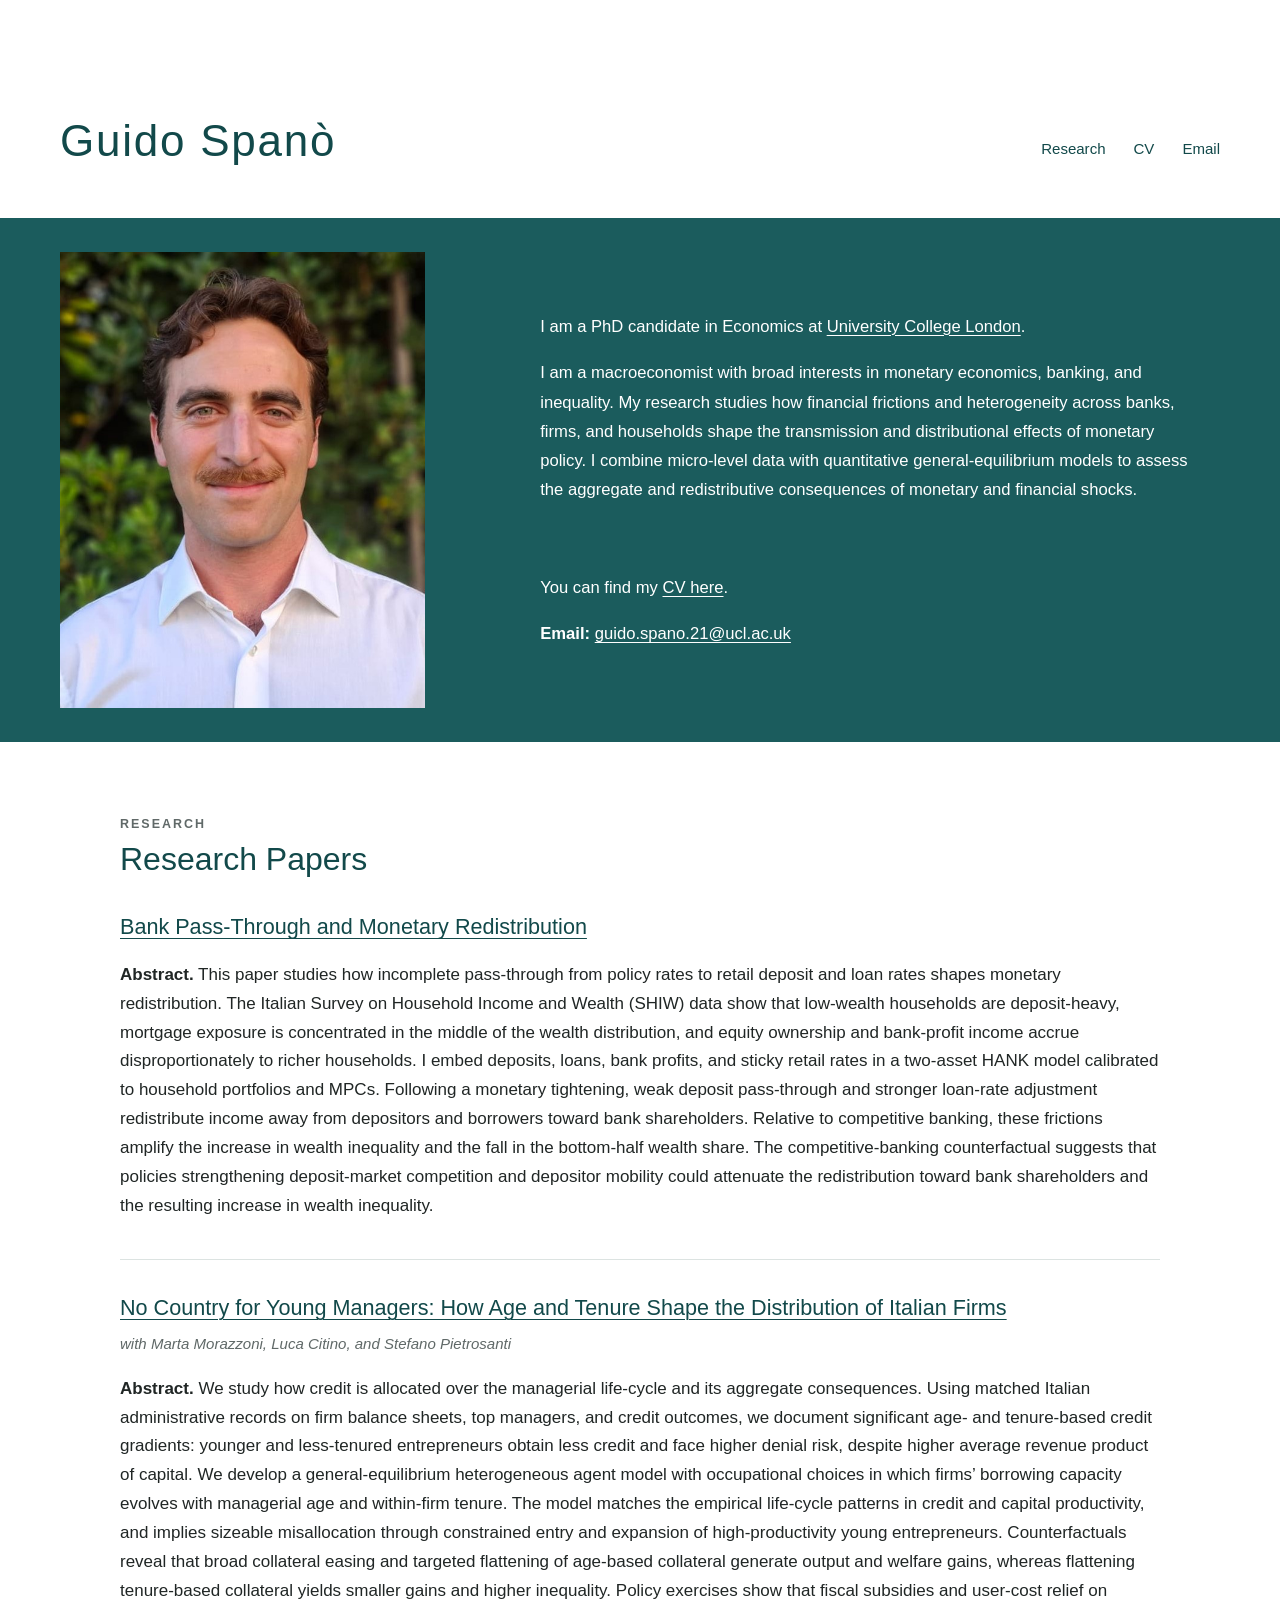
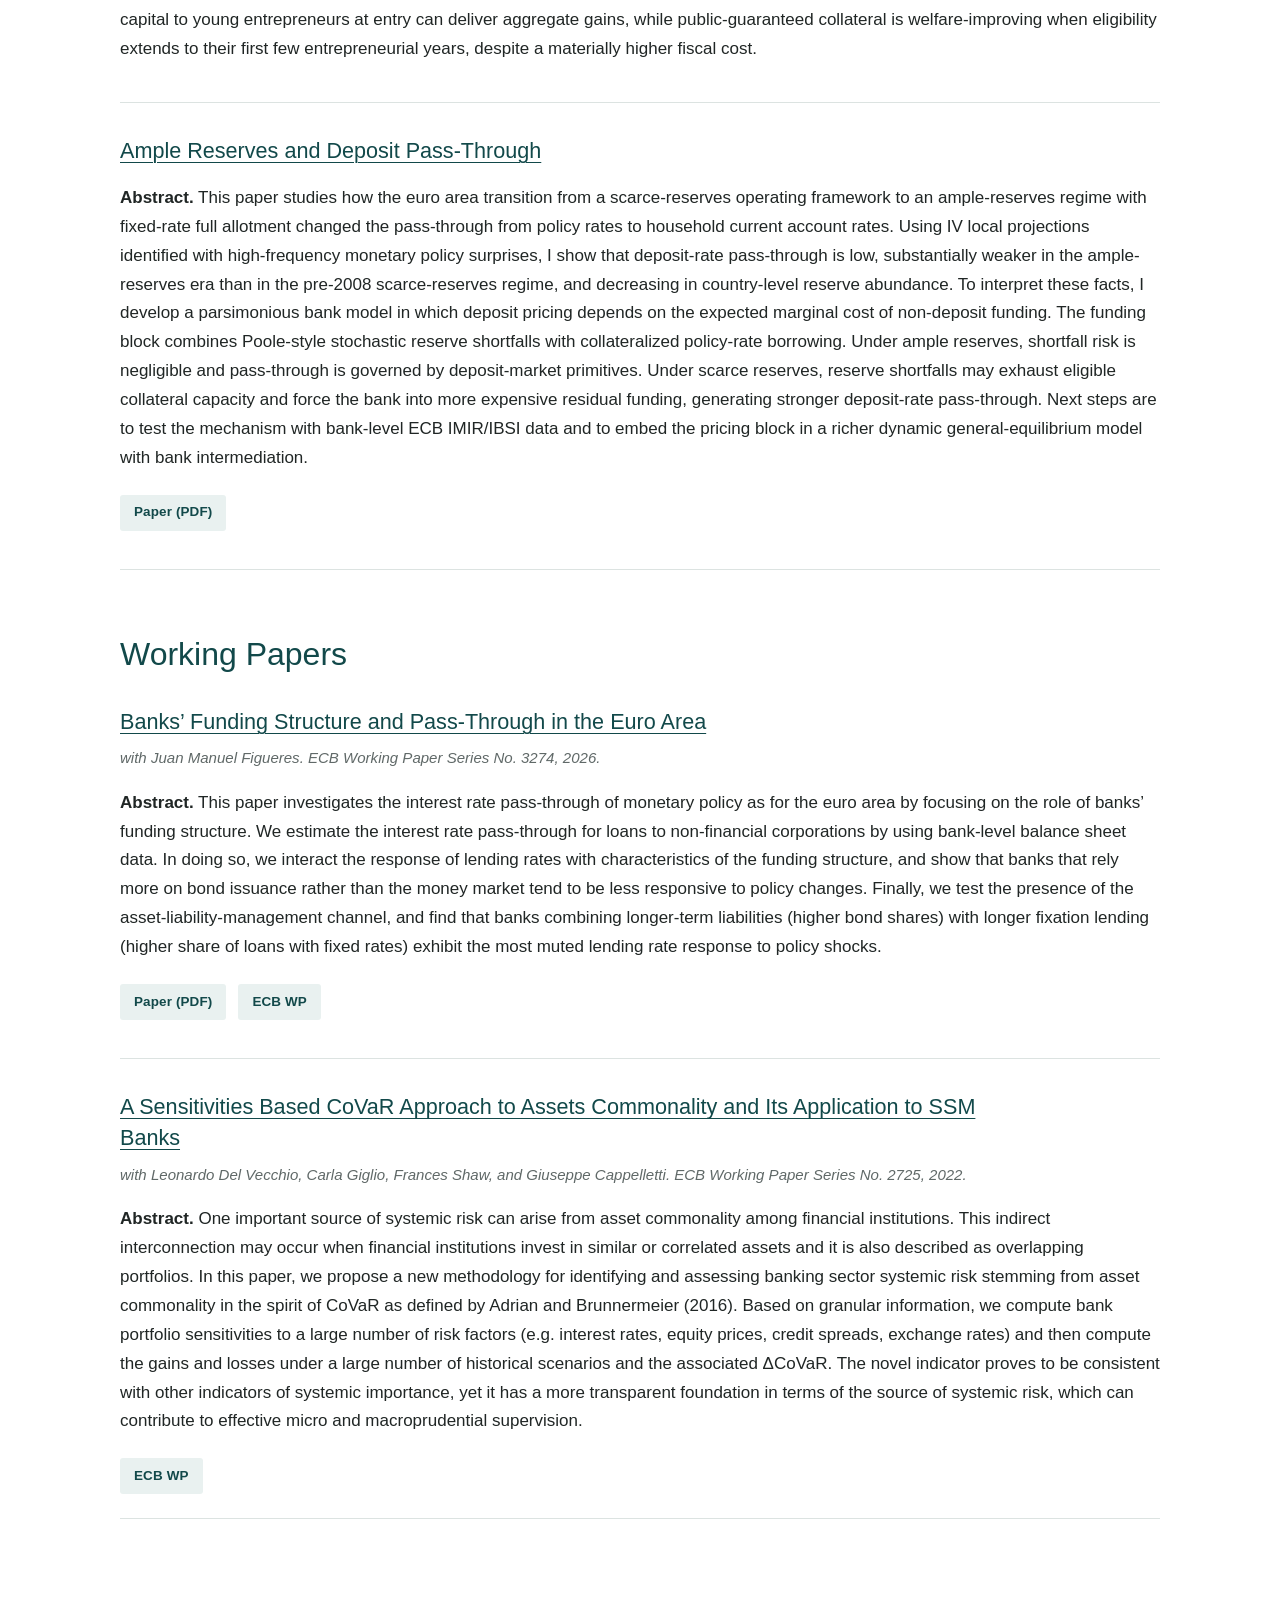
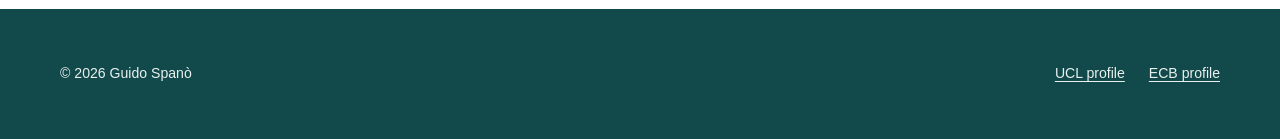
<file: index.html>
<!doctype html>
<html lang="en">
  <head>
    <meta charset="utf-8">
    <meta name="viewport" content="width=device-width, initial-scale=1">
    <meta name="robots" content="index, follow">
    <meta name="author" content="Guido Spanò">
    <meta name="google-site-verification" content="A4w8WDpj7rTvE-JKy0e6CvZoaiKIT46e4ych5S6UlGs">
    <meta property="og:type" content="profile">
    <meta property="og:title" content="Guido Spanò | PhD Candidate in Economics at University College London">
    <meta property="og:description" content="Guido Spanò is a PhD candidate in Economics at University College London, working in monetary economics, macro-finance and banking.">
    <meta property="og:url" content="https://guido-spano.com/">
    <meta property="profile:first_name" content="Guido">
    <meta property="profile:last_name" content="Spanò">
    <meta
      name="description"
      content="Guido Spanò is a PhD candidate in Economics at University College London, working in monetary economics, macro-finance and banking."
    >
    <title>Guido Spanò | PhD Candidate in Economics at University College London</title>
    <link rel="canonical" href="https://guido-spano.com/">
    <script type="application/ld+json">
{
  "@context": "https://schema.org",
  "@type": "ProfilePage",
  "url": "https://guido-spano.com/",
  "mainEntity": {
    "@type": "Person",
    "@id": "https://guido-spano.com/#person",
    "name": "Guido Spanò",
    "alternateName": "Guido Spano",
    "url": "https://guido-spano.com/",
    "image": "https://guido-spano.com/assets/profile.jpeg",
    "jobTitle": "PhD candidate in Economics",
    "email": "mailto:guido.spano.21@ucl.ac.uk",
    "affiliation": {
      "@type": "CollegeOrUniversity",
      "name": "University College London",
      "url": "https://www.ucl.ac.uk/"
    },
    "sameAs": [
      "https://profiles.ucl.ac.uk/85059-guido-span%C3%B2",
      "https://www.ecb.europa.eu/pub/research/authors/profiles/guido-spano.en.html",
      "https://www.linkedin.com/in/thespannung/",
      "https://github.com/guido-spano"
    ],
    "knowsAbout": [
      "Macroeconomics",
      "Monetary economics",
      "Banking",
      "Macro-finance",
      "Inequality",
      "Monetary policy transmission"
    ]
  }
}
    </script>
    <link rel="icon" href="favicon.svg" type="image/svg+xml">
    <link rel="stylesheet" href="styles.css">
  </head>

  <body>
    <a class="skip-link" href="#main-content">Skip to main content</a>

    <header class="site-header" id="home">
      <div class="container header-inner">
        <a class="site-name" href="#home" aria-label="Guido Spanò, home">Guido Spanò</a>
        <nav class="site-nav" aria-label="Main navigation">
          <a href="#research">Research</a>
          <a href="assets/Guido-Spano-CV.pdf" target="_blank" rel="noopener">CV</a>
          <a href="mailto:guido.spano.21@ucl.ac.uk">Email</a>
        </nav>
      </div>
    </header>

    <main id="main-content">
      <section class="intro" aria-labelledby="intro-heading">
        <div class="container intro-grid">
          <div class="portrait-wrap">
            <!-- Upload your photograph as assets/profile.jpg. The placeholder is used until then. -->
            <img
              class="portrait"
              src="assets/profile.jpeg"
              alt="Portrait of Guido Spanò"
              onerror="this.onerror=null; this.src='assets/profile-placeholder.svg';"
            >
          </div>

          <div class="intro-copy">
            <h1 id="intro-heading" class="visually-hidden">About Guido Spanò</h1>
            <p>
              I am a PhD candidate in Economics at
              <a href="https://www.ucl.ac.uk/economics/" target="_blank" rel="noopener">University College London</a>.
            </p>
            <p>
              I am a macroeconomist with broad interests in monetary economics, banking, and inequality. My research studies how financial frictions and heterogeneity across banks, firms, and households shape the transmission and distributional effects of monetary policy. I combine micro-level data with quantitative general-equilibrium models to assess the aggregate and redistributive consequences of monetary and financial shocks.
            </p>
            <p class="intro-links">
              You can find my
              <a href="assets/Guido-Spano-CV.pdf" target="_blank" rel="noopener">CV here</a>.
            </p>
            <p class="email-line">
              <strong>Email:</strong>
              <a href="mailto:guido.spano.21@ucl.ac.uk">guido.spano.21@ucl.ac.uk</a>
            </p>
          </div>
        </div>
      </section>

      <section class="research section" id="research" aria-labelledby="research-heading">
        <div class="container content-width">
          <p class="eyebrow">Research</p>
          <h2 id="research-heading">Research Papers</h2>

          <article class="paper">
            <h3>
              <a href="papers/bank-pass-through-monetary-redistribution.html">
                Bank Pass-Through and Monetary Redistribution
              </a>
            </h3>
            <p class="abstract">
              <span>Abstract.</span>
              This paper studies how incomplete pass-through from policy rates to retail deposit and loan rates shapes monetary redistribution. The Italian Survey on Household Income and Wealth (SHIW) data show that low-wealth households are deposit-heavy, mortgage exposure is concentrated in the middle of the wealth distribution, and equity ownership and bank-profit income accrue disproportionately to richer households. I embed deposits, loans, bank profits, and sticky retail rates in a two-asset HANK model calibrated to household portfolios and MPCs. Following a monetary tightening, weak deposit pass-through and stronger loan-rate adjustment redistribute income away from depositors and borrowers toward bank shareholders. Relative to competitive banking, these frictions amplify the increase in wealth inequality and the fall in the bottom-half wealth share. The competitive-banking counterfactual suggests that policies strengthening deposit-market competition and depositor mobility could attenuate the redistribution toward bank shareholders and the resulting increase in wealth inequality.
            </p>
          </article>

          <article class="paper">
            <h3>
              <a href="papers/no-country-young-managers.html">
                No Country for Young Managers: How Age and Tenure Shape the Distribution of Italian Firms
              </a>
            </h3>
            <p class="coauthors">
              with Marta Morazzoni, Luca Citino, and Stefano Pietrosanti
            </p>
            <p class="abstract">
              <span>Abstract.</span>
              We study how credit is allocated over the managerial life-cycle and its aggregate consequences. Using matched Italian administrative records on firm balance sheets, top managers, and credit outcomes, we document significant age- and tenure-based credit gradients: younger and less-tenured entrepreneurs obtain less credit and face higher denial risk, despite higher average revenue product of capital. We develop a general-equilibrium heterogeneous agent model with occupational choices in which firms’ borrowing capacity evolves with managerial age and within-firm tenure. The model matches the empirical life-cycle patterns in credit and capital productivity, and implies sizeable misallocation through constrained entry and expansion of high-productivity young entrepreneurs. Counterfactuals reveal that broad collateral easing and targeted flattening of age-based collateral generate output and welfare gains, whereas flattening tenure-based collateral yields smaller gains and higher inequality. Policy exercises show that fiscal subsidies and user-cost relief on capital to young entrepreneurs at entry can deliver aggregate gains, while public-guaranteed collateral is welfare-improving when eligibility extends to their first few entrepreneurial years, despite a materially higher fiscal cost.
            </p>
          </article>

          <article class="paper">
            <h3>
              <a href="papers/ample-reserves-deposit-pass-through.html">
                Ample Reserves and Deposit Pass-Through
              </a>
            </h3>
            <p class="abstract">
              <span>Abstract.</span>
              This paper studies how the euro area transition from a scarce-reserves operating framework to an ample-reserves regime with fixed-rate full allotment changed the pass-through from policy rates to household current account rates. Using IV local projections identified with high-frequency monetary policy surprises, I show that deposit-rate pass-through is low, substantially weaker in the ample-reserves era than in the pre-2008 scarce-reserves regime, and decreasing in country-level reserve abundance. To interpret these facts, I develop a parsimonious bank model in which deposit pricing depends on the expected marginal cost of non-deposit funding. The funding block combines Poole-style stochastic reserve shortfalls with collateralized policy-rate borrowing. Under ample reserves, shortfall risk is negligible and pass-through is governed by deposit-market primitives. Under scarce reserves, reserve shortfalls may exhaust eligible collateral capacity and force the bank into more expensive residual funding, generating stronger deposit-rate pass-through. Next steps are to test the mechanism with bank-level ECB IMIR/IBSI data and to embed the pricing block in a richer dynamic general-equilibrium model with bank intermediation.
            </p>
            <div class="paper-links" aria-label="Links for Ample Reserves and Deposit Pass-Through">
              <a href="assets/papers/ample-reserves-deposit-pass-through.pdf" target="_blank" rel="noopener">Paper (PDF)</a>
            </div>
          </article>

          <h2 class="subsection-heading">Working Papers</h2>

          <article class="paper">
            <h3>
              <a href="papers/banks-funding-pass-through.html">
                Banks’ Funding Structure and Pass-Through in the Euro Area
              </a>
            </h3>
            <p class="coauthors">
              with Juan Manuel Figueres. ECB Working Paper Series No. 3274, 2026.
            </p>
            <p class="abstract">
              <span>Abstract.</span>
              This paper investigates the interest rate pass-through of monetary policy as for the euro area by focusing on the role of banks’ funding structure. We estimate the interest rate pass-through for loans to non-financial corporations by using bank-level balance sheet data. In doing so, we interact the response of lending rates with characteristics of the funding structure, and show that banks that rely more on bond issuance rather than the money market tend to be less responsive to policy changes. Finally, we test the presence of the asset-liability-management channel, and find that banks combining longer-term liabilities (higher bond shares) with longer fixation lending (higher share of loans with fixed rates) exhibit the most muted lending rate response to policy shocks.
            </p>
            <div class="paper-links" aria-label="Links for Banks’ Funding Structure and Pass-Through in the Euro Area">
              <a href="assets/papers/banks-funding-pass-through.pdf" target="_blank" rel="noopener">Paper (PDF)</a>
              <a href="https://www.ecb.europa.eu/pub/pdf/scpwps/ecb.wp3274~c747d7b2d0.en.pdf" target="_blank" rel="noopener">ECB WP</a>
            </div>
          </article>

          <article class="paper compact-paper">
            <h3>
              <a href="papers/sensitivities-covar-assets-commonality.html">
                A Sensitivities Based CoVaR Approach to Assets Commonality and Its Application to SSM Banks
              </a>
            </h3>
            <p class="coauthors">
              with Leonardo Del Vecchio, Carla Giglio, Frances Shaw, and Giuseppe Cappelletti. ECB Working Paper Series No. 2725, 2022.
            </p>
            <p class="abstract">
              <span>Abstract.</span>
              One important source of systemic risk can arise from asset commonality among financial institutions. This indirect interconnection may occur when financial institutions invest in similar or correlated assets and it is also described as overlapping portfolios. In this paper, we propose a new methodology for identifying and assessing banking sector systemic risk stemming from asset commonality in the spirit of CoVaR as defined by Adrian and Brunnermeier (2016). Based on granular information, we compute bank portfolio sensitivities to a large number of risk factors (e.g. interest rates, equity prices, credit spreads, exchange rates) and then compute the gains and losses under a large number of historical scenarios and the associated ΔCoVaR. The novel indicator proves to be consistent with other indicators of systemic importance, yet it has a more transparent foundation in terms of the source of systemic risk, which can contribute to effective micro and macroprudential supervision.
            </p>
            <div class="paper-links" aria-label="Links for A Sensitivities Based CoVaR Approach to Assets Commonality and Its Application to SSM Banks">
              <a href="https://www.ecb.europa.eu/pub/pdf/scpwps/ecb.wp2725~8ecb5a7ea3.en.pdf?637062ca64dfa0bea562c684e7c0090b" target="_blank" rel="noopener">ECB WP</a>
            </div>
          </article>
        </div>
      </section>
    </main>

    <footer class="site-footer">
      <div class="container footer-inner">
        <p>© <span id="year">2026</span> Guido Spanò</p>
        <div class="footer-links">
          <a href="https://profiles.ucl.ac.uk/85059-guido-span%C3%B2" target="_blank" rel="noopener me">UCL profile</a>
          <a href="https://www.ecb.europa.eu/pub/research/authors/profiles/guido-spano.en.html" target="_blank" rel="noopener me">ECB profile</a>
        </div>
      </div>
    </footer>

    <script>
      document.getElementById("year").textContent = new Date().getFullYear();
    </script>
  </body>
</html>
</file>
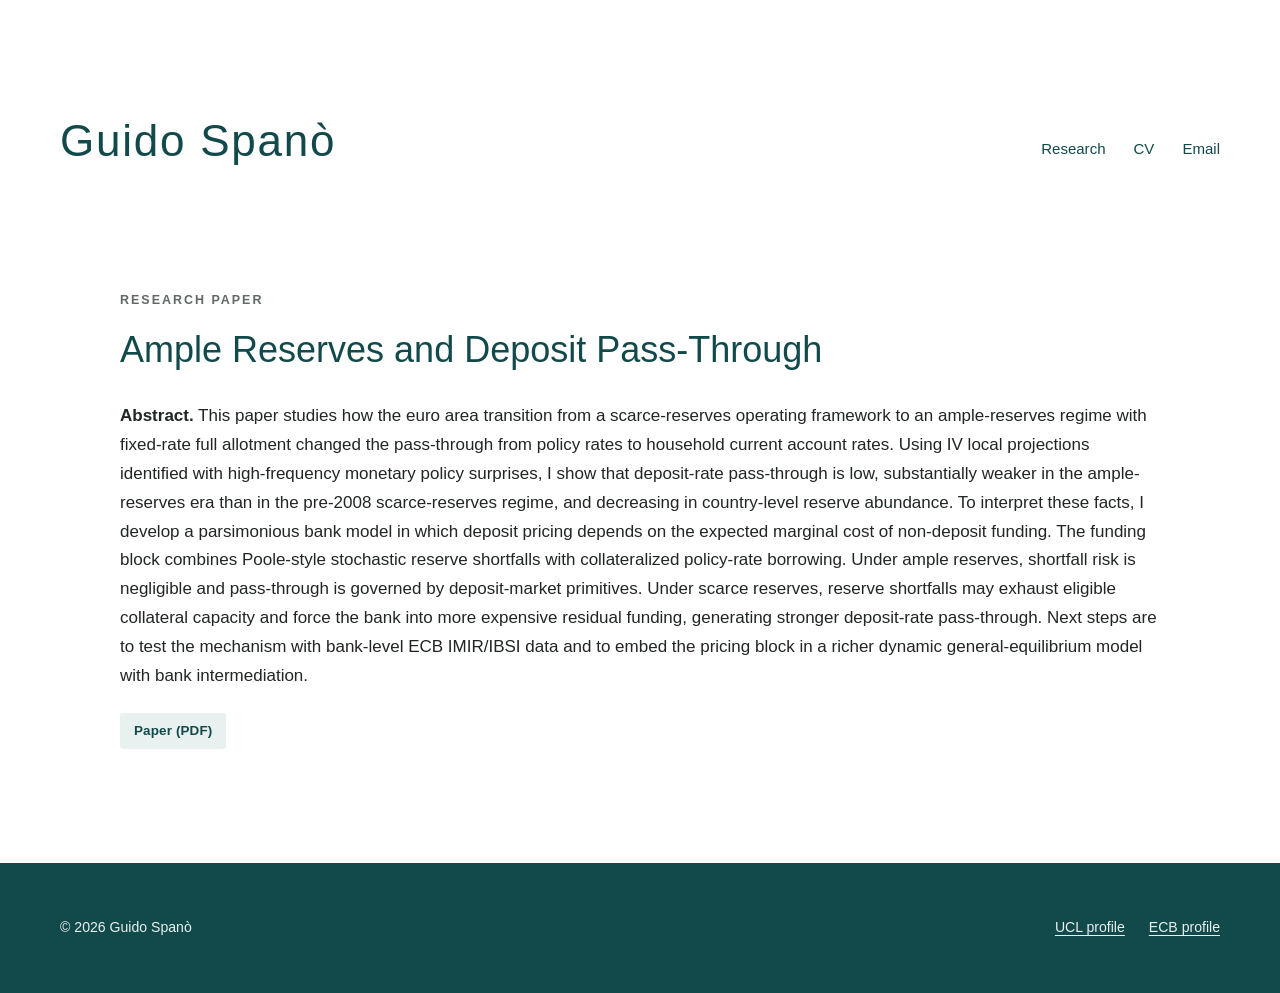
<file: papers/ample-reserves-deposit-pass-through.html>
<!doctype html>
<html lang="en">
  <head>
    <meta charset="utf-8">
    <meta name="viewport" content="width=device-width, initial-scale=1">
    <meta name="description" content="This paper studies how the euro area transition from a scarce-reserves operating framework to an ample-reserves regime with fixed-rate full allotment chang">
    <meta name="robots" content="index, follow">
    <title>Ample Reserves and Deposit Pass-Through | Guido Spanò</title>
    <link rel="canonical" href="https://guido-spano.com/papers/ample-reserves-deposit-pass-through.html">
    <link rel="icon" href="../favicon.svg" type="image/svg+xml">
    <link rel="stylesheet" href="../styles.css">
    <script type="application/ld+json">
{
  "@context": "https://schema.org",
  "@type": "ScholarlyArticle",
  "name": "Ample Reserves and Deposit Pass-Through",
  "headline": "Ample Reserves and Deposit Pass-Through",
  "url": "https://guido-spano.com/papers/ample-reserves-deposit-pass-through.html",
  "abstract": "This paper studies how the euro area transition from a scarce-reserves operating framework to an ample-reserves regime with fixed-rate full allotment changed the pass-through from policy rates to household current account rates. Using IV local projections identified with high-frequency monetary policy surprises, I show that deposit-rate pass-through is low, substantially weaker in the ample-reserves era than in the pre-2008 scarce-reserves regime, and decreasing in country-level reserve abundance. To interpret these facts, I develop a parsimonious bank model in which deposit pricing depends on the expected marginal cost of non-deposit funding. The funding block combines Poole-style stochastic reserve shortfalls with collateralized policy-rate borrowing. Under ample reserves, shortfall risk is negligible and pass-through is governed by deposit-market primitives. Under scarce reserves, reserve shortfalls may exhaust eligible collateral capacity and force the bank into more expensive residual funding, generating stronger deposit-rate pass-through. Next steps are to test the mechanism with bank-level ECB IMIR/IBSI data and to embed the pricing block in a richer dynamic general-equilibrium model with bank intermediation.",
  "author": [
    {
      "@type": "Person",
      "name": "Guido Spanò",
      "alternateName": "Guido Spano",
      "url": "https://guido-spano.com/",
      "sameAs": [
        "https://profiles.ucl.ac.uk/85059-guido-span%C3%B2",
        "https://www.ecb.europa.eu/pub/research/authors/profiles/guido-spano.en.html"
      ]
    }
  ],
  "isPartOf": {
    "@type": "WebSite",
    "name": "Guido Spanò",
    "url": "https://guido-spano.com/"
  }
}
    </script>
  </head>

  <body>
    <a class="skip-link" href="#main-content">Skip to main content</a>

    <header class="site-header">
      <div class="container header-inner">
        <a class="site-name" href="../" aria-label="Guido Spanò, home">Guido Spanò</a>
        <nav class="site-nav" aria-label="Main navigation">
          <a href="../#research">Research</a>
          <a href="../assets/Guido-Spano-CV.pdf" target="_blank" rel="noopener">CV</a>
          <a href="mailto:guido.spano.21@ucl.ac.uk">Email</a>
        </nav>
      </div>
    </header>

    <main id="main-content">
      <section class="paper-page section">
        <div class="container content-width">
          <p class="eyebrow">Research Paper</p>
          <article class="paper-detail">
            <h1>Ample Reserves and Deposit Pass-Through</h1>
            <p class="abstract">
              <span>Abstract.</span>
              This paper studies how the euro area transition from a scarce-reserves operating framework to an ample-reserves regime with fixed-rate full allotment changed the pass-through from policy rates to household current account rates. Using IV local projections identified with high-frequency monetary policy surprises, I show that deposit-rate pass-through is low, substantially weaker in the ample-reserves era than in the pre-2008 scarce-reserves regime, and decreasing in country-level reserve abundance. To interpret these facts, I develop a parsimonious bank model in which deposit pricing depends on the expected marginal cost of non-deposit funding. The funding block combines Poole-style stochastic reserve shortfalls with collateralized policy-rate borrowing. Under ample reserves, shortfall risk is negligible and pass-through is governed by deposit-market primitives. Under scarce reserves, reserve shortfalls may exhaust eligible collateral capacity and force the bank into more expensive residual funding, generating stronger deposit-rate pass-through. Next steps are to test the mechanism with bank-level ECB IMIR/IBSI data and to embed the pricing block in a richer dynamic general-equilibrium model with bank intermediation.
            </p>
            <div class="paper-links" aria-label="Links for Ample Reserves and Deposit Pass-Through">
              <a href="../assets/papers/ample-reserves-deposit-pass-through.pdf" target="_blank" rel="noopener">Paper (PDF)</a>
            </div>
          </article>
        </div>
      </section>
    </main>

    <footer class="site-footer">
      <div class="container footer-inner">
        <p>© <span id="year">2026</span> Guido Spanò</p>
        <div class="footer-links">
          <a href="https://profiles.ucl.ac.uk/85059-guido-span%C3%B2" target="_blank" rel="noopener me">UCL profile</a>
          <a href="https://www.ecb.europa.eu/pub/research/authors/profiles/guido-spano.en.html" target="_blank" rel="noopener me">ECB profile</a>
        </div>
      </div>
    </footer>

    <script>
      document.getElementById("year").textContent = new Date().getFullYear();
    </script>
  </body>
</html>
</file>
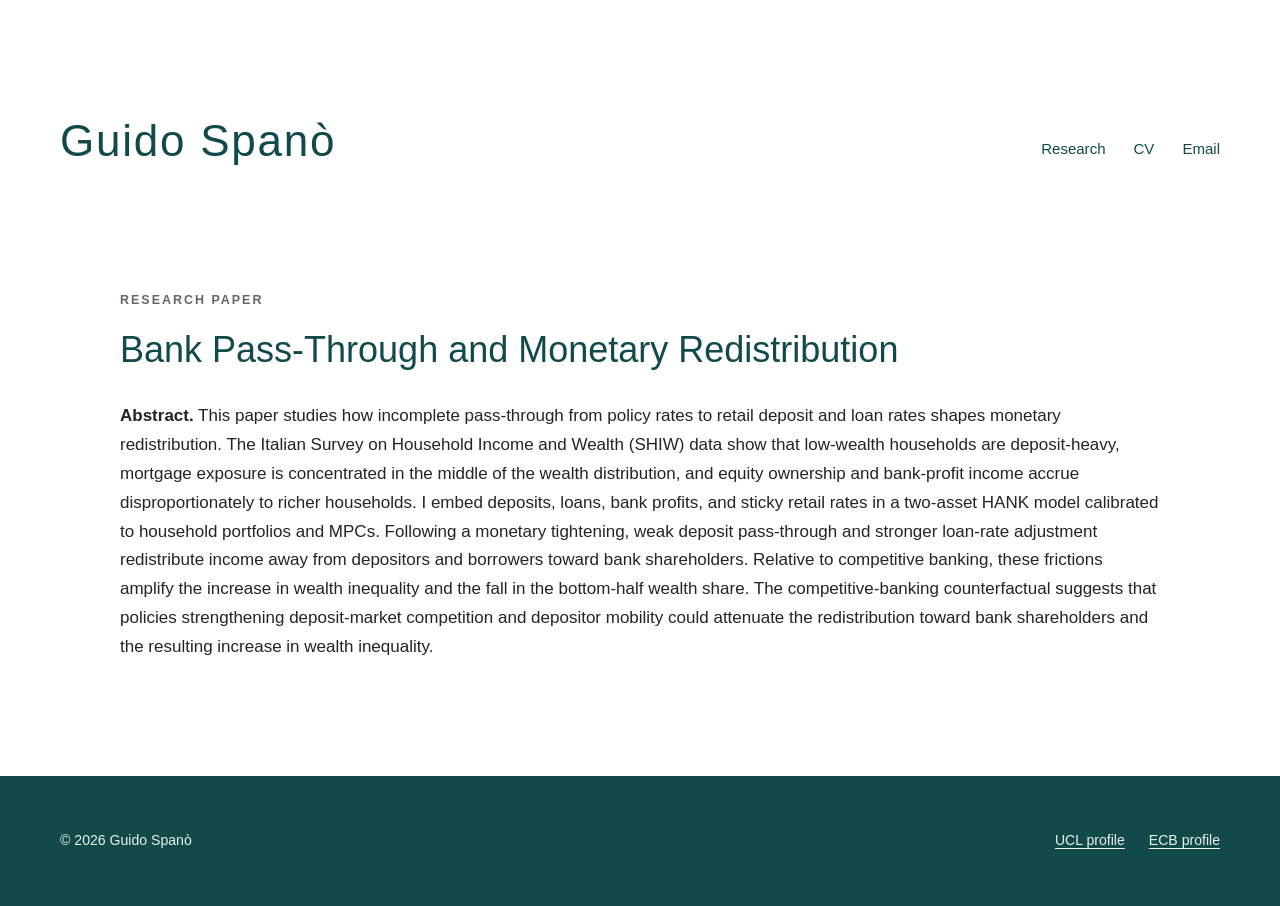
<file: papers/bank-pass-through-monetary-redistribution.html>
<!doctype html>
<html lang="en">
  <head>
    <meta charset="utf-8">
    <meta name="viewport" content="width=device-width, initial-scale=1">
    <meta name="description" content="This paper studies how incomplete pass-through from policy rates to retail deposit and loan rates shapes monetary redistribution. The Italian Survey on Hou">
    <meta name="robots" content="index, follow">
    <title>Bank Pass-Through and Monetary Redistribution | Guido Spanò</title>
    <link rel="canonical" href="https://guido-spano.com/papers/bank-pass-through-monetary-redistribution.html">
    <link rel="icon" href="../favicon.svg" type="image/svg+xml">
    <link rel="stylesheet" href="../styles.css">
    <script type="application/ld+json">
{
  "@context": "https://schema.org",
  "@type": "ScholarlyArticle",
  "name": "Bank Pass-Through and Monetary Redistribution",
  "headline": "Bank Pass-Through and Monetary Redistribution",
  "url": "https://guido-spano.com/papers/bank-pass-through-monetary-redistribution.html",
  "abstract": "This paper studies how incomplete pass-through from policy rates to retail deposit and loan rates shapes monetary redistribution. The Italian Survey on Household Income and Wealth (SHIW) data show that low-wealth households are deposit-heavy, mortgage exposure is concentrated in the middle of the wealth distribution, and equity ownership and bank-profit income accrue disproportionately to richer households. I embed deposits, loans, bank profits, and sticky retail rates in a two-asset HANK model calibrated to household portfolios and MPCs. Following a monetary tightening, weak deposit pass-through and stronger loan-rate adjustment redistribute income away from depositors and borrowers toward bank shareholders. Relative to competitive banking, these frictions amplify the increase in wealth inequality and the fall in the bottom-half wealth share. The competitive-banking counterfactual suggests that policies strengthening deposit-market competition and depositor mobility could attenuate the redistribution toward bank shareholders and the resulting increase in wealth inequality.",
  "author": [
    {
      "@type": "Person",
      "name": "Guido Spanò",
      "alternateName": "Guido Spano",
      "url": "https://guido-spano.com/",
      "sameAs": [
        "https://profiles.ucl.ac.uk/85059-guido-span%C3%B2",
        "https://www.ecb.europa.eu/pub/research/authors/profiles/guido-spano.en.html"
      ]
    }
  ],
  "isPartOf": {
    "@type": "WebSite",
    "name": "Guido Spanò",
    "url": "https://guido-spano.com/"
  }
}
    </script>
  </head>

  <body>
    <a class="skip-link" href="#main-content">Skip to main content</a>

    <header class="site-header">
      <div class="container header-inner">
        <a class="site-name" href="../" aria-label="Guido Spanò, home">Guido Spanò</a>
        <nav class="site-nav" aria-label="Main navigation">
          <a href="../#research">Research</a>
          <a href="../assets/Guido-Spano-CV.pdf" target="_blank" rel="noopener">CV</a>
          <a href="mailto:guido.spano.21@ucl.ac.uk">Email</a>
        </nav>
      </div>
    </header>

    <main id="main-content">
      <section class="paper-page section">
        <div class="container content-width">
          <p class="eyebrow">Research Paper</p>
          <article class="paper-detail">
            <h1>Bank Pass-Through and Monetary Redistribution</h1>
            <p class="abstract">
              <span>Abstract.</span>
              This paper studies how incomplete pass-through from policy rates to retail deposit and loan rates shapes monetary redistribution. The Italian Survey on Household Income and Wealth (SHIW) data show that low-wealth households are deposit-heavy, mortgage exposure is concentrated in the middle of the wealth distribution, and equity ownership and bank-profit income accrue disproportionately to richer households. I embed deposits, loans, bank profits, and sticky retail rates in a two-asset HANK model calibrated to household portfolios and MPCs. Following a monetary tightening, weak deposit pass-through and stronger loan-rate adjustment redistribute income away from depositors and borrowers toward bank shareholders. Relative to competitive banking, these frictions amplify the increase in wealth inequality and the fall in the bottom-half wealth share. The competitive-banking counterfactual suggests that policies strengthening deposit-market competition and depositor mobility could attenuate the redistribution toward bank shareholders and the resulting increase in wealth inequality.
            </p>
          </article>
        </div>
      </section>
    </main>

    <footer class="site-footer">
      <div class="container footer-inner">
        <p>© <span id="year">2026</span> Guido Spanò</p>
        <div class="footer-links">
          <a href="https://profiles.ucl.ac.uk/85059-guido-span%C3%B2" target="_blank" rel="noopener me">UCL profile</a>
          <a href="https://www.ecb.europa.eu/pub/research/authors/profiles/guido-spano.en.html" target="_blank" rel="noopener me">ECB profile</a>
        </div>
      </div>
    </footer>

    <script>
      document.getElementById("year").textContent = new Date().getFullYear();
    </script>
  </body>
</html>
</file>
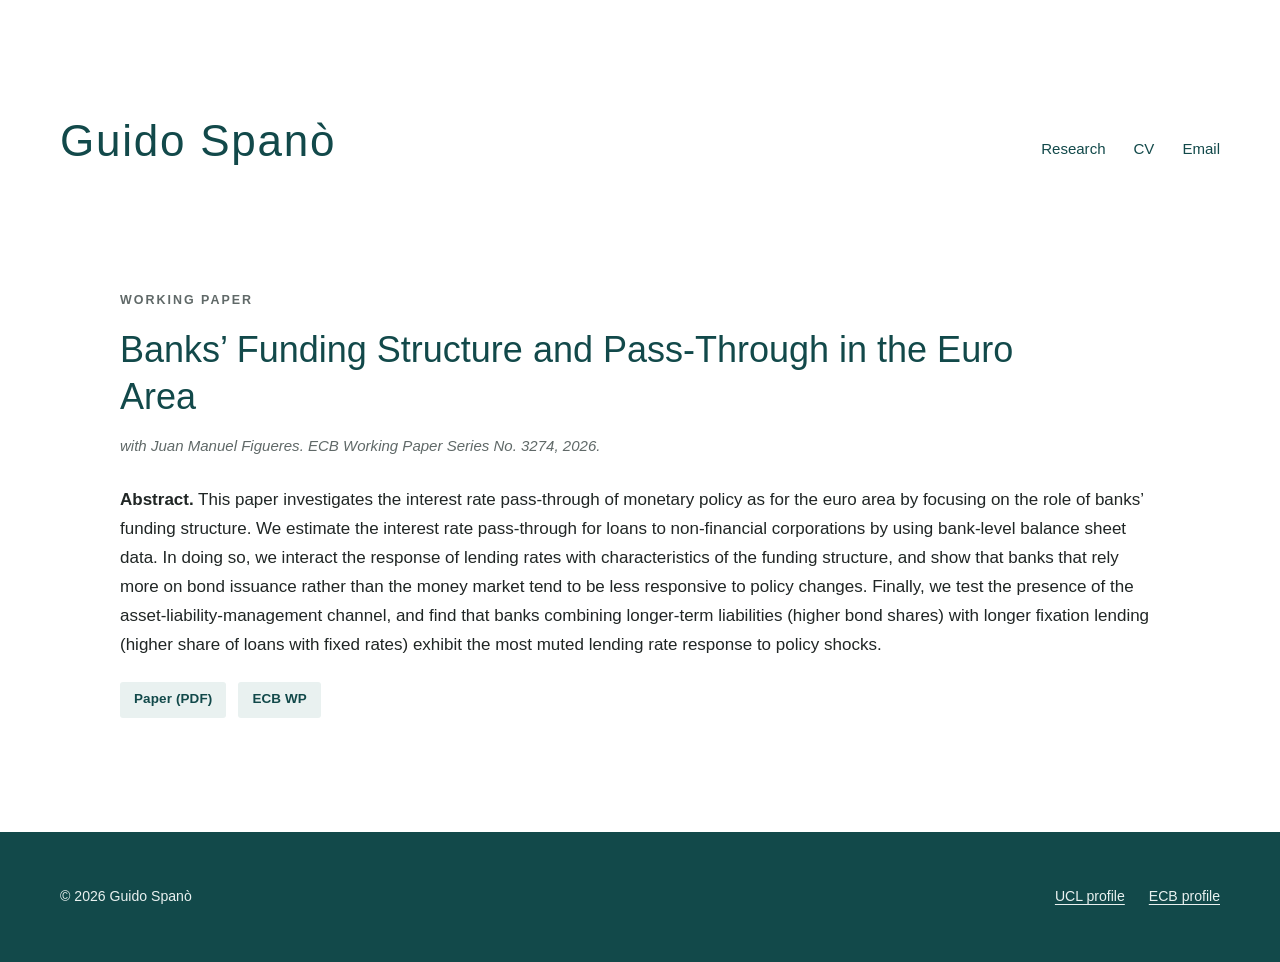
<file: papers/banks-funding-pass-through.html>
<!doctype html>
<html lang="en">
  <head>
    <meta charset="utf-8">
    <meta name="viewport" content="width=device-width, initial-scale=1">
    <meta name="description" content="This paper investigates the interest rate pass-through of monetary policy as for the euro area by focusing on the role of banks’ funding structure. We esti">
    <meta name="robots" content="index, follow">
    <title>Banks’ Funding Structure and Pass-Through in the Euro Area | Guido Spanò</title>
    <link rel="canonical" href="https://guido-spano.com/papers/banks-funding-pass-through.html">
    <link rel="icon" href="../favicon.svg" type="image/svg+xml">
    <link rel="stylesheet" href="../styles.css">
    <script type="application/ld+json">
{
  "@context": "https://schema.org",
  "@type": "ScholarlyArticle",
  "name": "Banks’ Funding Structure and Pass-Through in the Euro Area",
  "headline": "Banks’ Funding Structure and Pass-Through in the Euro Area",
  "url": "https://guido-spano.com/papers/banks-funding-pass-through.html",
  "abstract": "This paper investigates the interest rate pass-through of monetary policy as for the euro area by focusing on the role of banks’ funding structure. We estimate the interest rate pass-through for loans to non-financial corporations by using bank-level balance sheet data. In doing so, we interact the response of lending rates with characteristics of the funding structure, and show that banks that rely more on bond issuance rather than the money market tend to be less responsive to policy changes. Finally, we test the presence of the asset-liability-management channel, and find that banks combining longer-term liabilities (higher bond shares) with longer fixation lending (higher share of loans with fixed rates) exhibit the most muted lending rate response to policy shocks.",
  "author": [
    {
      "@type": "Person",
      "name": "Guido Spanò",
      "alternateName": "Guido Spano",
      "url": "https://guido-spano.com/",
      "sameAs": [
        "https://profiles.ucl.ac.uk/85059-guido-span%C3%B2",
        "https://www.ecb.europa.eu/pub/research/authors/profiles/guido-spano.en.html"
      ]
    },
    {
      "@type": "Person",
      "name": "Juan Manuel Figueres"
    }
  ],
  "isPartOf": {
    "@type": "WebSite",
    "name": "Guido Spanò",
    "url": "https://guido-spano.com/"
  },
  "sameAs": "https://www.ecb.europa.eu/pub/pdf/scpwps/ecb.wp3274~c747d7b2d0.en.pdf",
  "datePublished": "2026"
}
    </script>
  </head>

  <body>
    <a class="skip-link" href="#main-content">Skip to main content</a>

    <header class="site-header">
      <div class="container header-inner">
        <a class="site-name" href="../" aria-label="Guido Spanò, home">Guido Spanò</a>
        <nav class="site-nav" aria-label="Main navigation">
          <a href="../#research">Research</a>
          <a href="../assets/Guido-Spano-CV.pdf" target="_blank" rel="noopener">CV</a>
          <a href="mailto:guido.spano.21@ucl.ac.uk">Email</a>
        </nav>
      </div>
    </header>

    <main id="main-content">
      <section class="paper-page section">
        <div class="container content-width">
          <p class="eyebrow">Working Paper</p>
          <article class="paper-detail">
            <h1>Banks’ Funding Structure and Pass-Through in the Euro Area</h1>
            <p class="coauthors">with Juan Manuel Figueres. ECB Working Paper Series No. 3274, 2026.</p>
            <p class="abstract">
              <span>Abstract.</span>
              This paper investigates the interest rate pass-through of monetary policy as for the euro area by focusing on the role of banks’ funding structure. We estimate the interest rate pass-through for loans to non-financial corporations by using bank-level balance sheet data. In doing so, we interact the response of lending rates with characteristics of the funding structure, and show that banks that rely more on bond issuance rather than the money market tend to be less responsive to policy changes. Finally, we test the presence of the asset-liability-management channel, and find that banks combining longer-term liabilities (higher bond shares) with longer fixation lending (higher share of loans with fixed rates) exhibit the most muted lending rate response to policy shocks.
            </p>
            <div class="paper-links" aria-label="Links for Banks’ Funding Structure and Pass-Through in the Euro Area">
              <a href="../assets/papers/banks-funding-pass-through.pdf" target="_blank" rel="noopener">Paper (PDF)</a>
              <a href="https://www.ecb.europa.eu/pub/pdf/scpwps/ecb.wp3274~c747d7b2d0.en.pdf" target="_blank" rel="noopener">ECB WP</a>
            </div>
          </article>
        </div>
      </section>
    </main>

    <footer class="site-footer">
      <div class="container footer-inner">
        <p>© <span id="year">2026</span> Guido Spanò</p>
        <div class="footer-links">
          <a href="https://profiles.ucl.ac.uk/85059-guido-span%C3%B2" target="_blank" rel="noopener me">UCL profile</a>
          <a href="https://www.ecb.europa.eu/pub/research/authors/profiles/guido-spano.en.html" target="_blank" rel="noopener me">ECB profile</a>
        </div>
      </div>
    </footer>

    <script>
      document.getElementById("year").textContent = new Date().getFullYear();
    </script>
  </body>
</html>
</file>
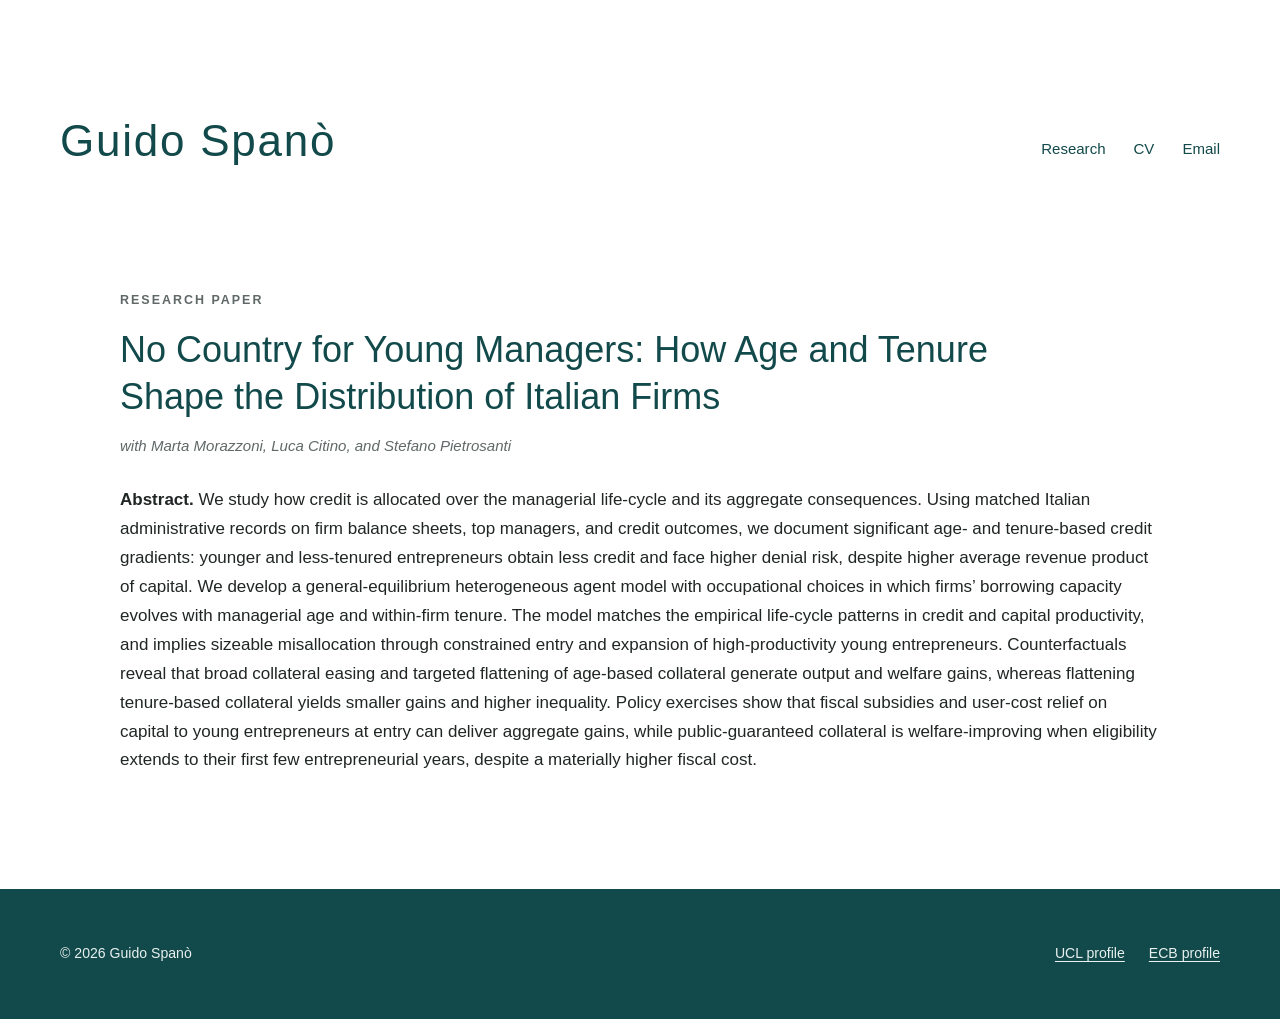
<file: papers/no-country-young-managers.html>
<!doctype html>
<html lang="en">
  <head>
    <meta charset="utf-8">
    <meta name="viewport" content="width=device-width, initial-scale=1">
    <meta name="description" content="We study how credit is allocated over the managerial life-cycle and its aggregate consequences. Using matched Italian administrative records on firm balanc">
    <meta name="robots" content="index, follow">
    <title>No Country for Young Managers: How Age and Tenure Shape the Distribution of Italian Firms | Guido Spanò</title>
    <link rel="canonical" href="https://guido-spano.com/papers/no-country-young-managers.html">
    <link rel="icon" href="../favicon.svg" type="image/svg+xml">
    <link rel="stylesheet" href="../styles.css">
    <script type="application/ld+json">
{
  "@context": "https://schema.org",
  "@type": "ScholarlyArticle",
  "name": "No Country for Young Managers: How Age and Tenure Shape the Distribution of Italian Firms",
  "headline": "No Country for Young Managers: How Age and Tenure Shape the Distribution of Italian Firms",
  "url": "https://guido-spano.com/papers/no-country-young-managers.html",
  "abstract": "We study how credit is allocated over the managerial life-cycle and its aggregate consequences. Using matched Italian administrative records on firm balance sheets, top managers, and credit outcomes, we document significant age- and tenure-based credit gradients: younger and less-tenured entrepreneurs obtain less credit and face higher denial risk, despite higher average revenue product of capital. We develop a general-equilibrium heterogeneous agent model with occupational choices in which firms’ borrowing capacity evolves with managerial age and within-firm tenure. The model matches the empirical life-cycle patterns in credit and capital productivity, and implies sizeable misallocation through constrained entry and expansion of high-productivity young entrepreneurs. Counterfactuals reveal that broad collateral easing and targeted flattening of age-based collateral generate output and welfare gains, whereas flattening tenure-based collateral yields smaller gains and higher inequality. Policy exercises show that fiscal subsidies and user-cost relief on capital to young entrepreneurs at entry can deliver aggregate gains, while public-guaranteed collateral is welfare-improving when eligibility extends to their first few entrepreneurial years, despite a materially higher fiscal cost.",
  "author": [
    {
      "@type": "Person",
      "name": "Guido Spanò",
      "alternateName": "Guido Spano",
      "url": "https://guido-spano.com/",
      "sameAs": [
        "https://profiles.ucl.ac.uk/85059-guido-span%C3%B2",
        "https://www.ecb.europa.eu/pub/research/authors/profiles/guido-spano.en.html"
      ]
    },
    {
      "@type": "Person",
      "name": "Marta Morazzoni"
    },
    {
      "@type": "Person",
      "name": "Luca Citino"
    },
    {
      "@type": "Person",
      "name": "Stefano Pietrosanti"
    }
  ],
  "isPartOf": {
    "@type": "WebSite",
    "name": "Guido Spanò",
    "url": "https://guido-spano.com/"
  }
}
    </script>
  </head>

  <body>
    <a class="skip-link" href="#main-content">Skip to main content</a>

    <header class="site-header">
      <div class="container header-inner">
        <a class="site-name" href="../" aria-label="Guido Spanò, home">Guido Spanò</a>
        <nav class="site-nav" aria-label="Main navigation">
          <a href="../#research">Research</a>
          <a href="../assets/Guido-Spano-CV.pdf" target="_blank" rel="noopener">CV</a>
          <a href="mailto:guido.spano.21@ucl.ac.uk">Email</a>
        </nav>
      </div>
    </header>

    <main id="main-content">
      <section class="paper-page section">
        <div class="container content-width">
          <p class="eyebrow">Research Paper</p>
          <article class="paper-detail">
            <h1>No Country for Young Managers: How Age and Tenure Shape the Distribution of Italian Firms</h1>
            <p class="coauthors">with Marta Morazzoni, Luca Citino, and Stefano Pietrosanti</p>
            <p class="abstract">
              <span>Abstract.</span>
              We study how credit is allocated over the managerial life-cycle and its aggregate consequences. Using matched Italian administrative records on firm balance sheets, top managers, and credit outcomes, we document significant age- and tenure-based credit gradients: younger and less-tenured entrepreneurs obtain less credit and face higher denial risk, despite higher average revenue product of capital. We develop a general-equilibrium heterogeneous agent model with occupational choices in which firms’ borrowing capacity evolves with managerial age and within-firm tenure. The model matches the empirical life-cycle patterns in credit and capital productivity, and implies sizeable misallocation through constrained entry and expansion of high-productivity young entrepreneurs. Counterfactuals reveal that broad collateral easing and targeted flattening of age-based collateral generate output and welfare gains, whereas flattening tenure-based collateral yields smaller gains and higher inequality. Policy exercises show that fiscal subsidies and user-cost relief on capital to young entrepreneurs at entry can deliver aggregate gains, while public-guaranteed collateral is welfare-improving when eligibility extends to their first few entrepreneurial years, despite a materially higher fiscal cost.
            </p>
          </article>
        </div>
      </section>
    </main>

    <footer class="site-footer">
      <div class="container footer-inner">
        <p>© <span id="year">2026</span> Guido Spanò</p>
        <div class="footer-links">
          <a href="https://profiles.ucl.ac.uk/85059-guido-span%C3%B2" target="_blank" rel="noopener me">UCL profile</a>
          <a href="https://www.ecb.europa.eu/pub/research/authors/profiles/guido-spano.en.html" target="_blank" rel="noopener me">ECB profile</a>
        </div>
      </div>
    </footer>

    <script>
      document.getElementById("year").textContent = new Date().getFullYear();
    </script>
  </body>
</html>
</file>
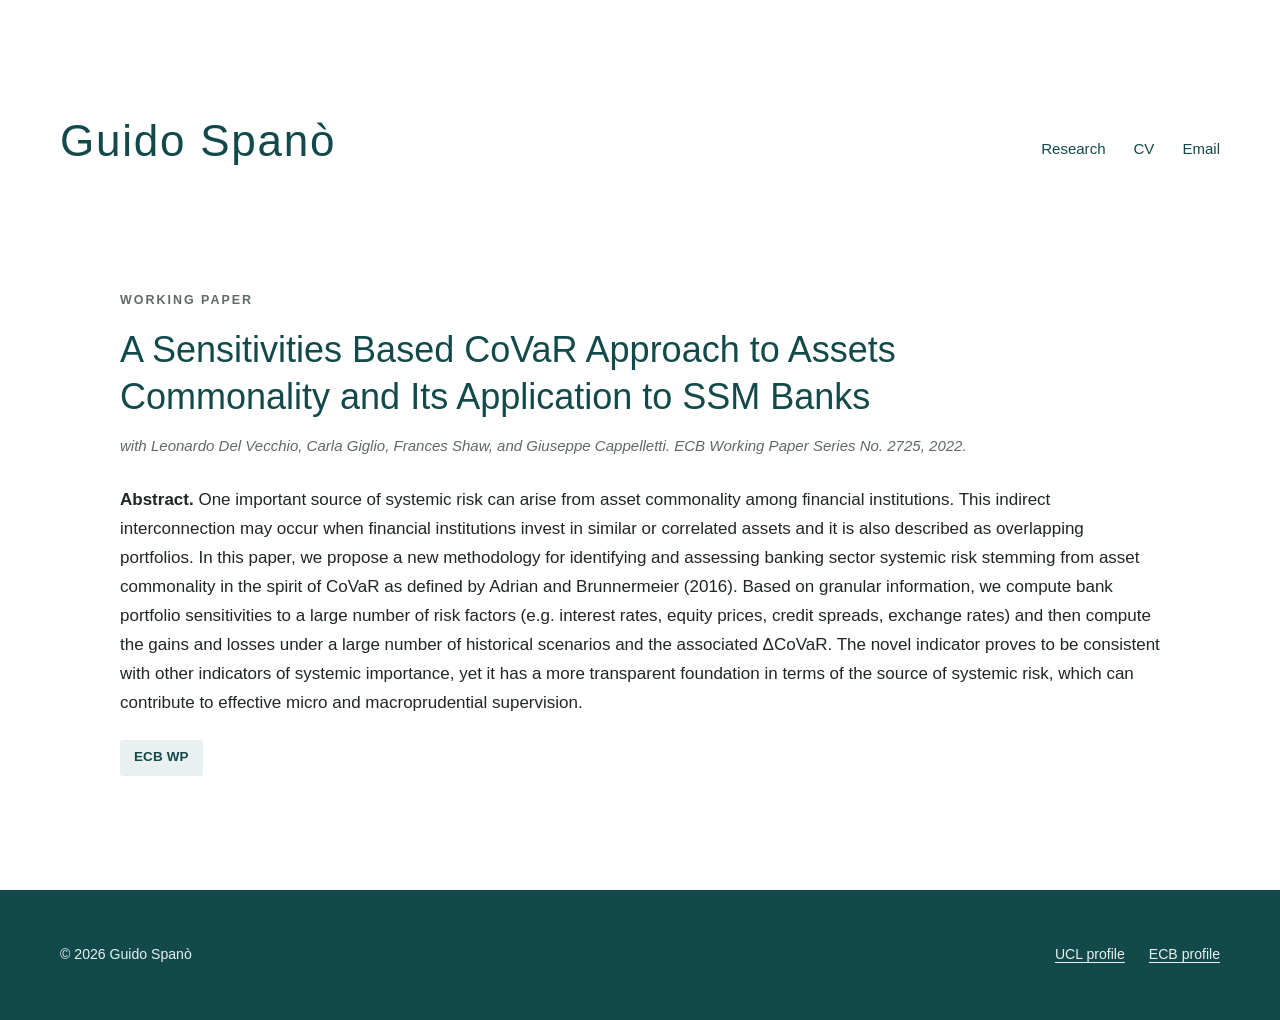
<file: papers/sensitivities-covar-assets-commonality.html>
<!doctype html>
<html lang="en">
  <head>
    <meta charset="utf-8">
    <meta name="viewport" content="width=device-width, initial-scale=1">
    <meta name="description" content="One important source of systemic risk can arise from asset commonality among financial institutions. This indirect interconnection may occur when financial">
    <meta name="robots" content="index, follow">
    <title>A Sensitivities Based CoVaR Approach to Assets Commonality and Its Application to SSM Banks | Guido Spanò</title>
    <link rel="canonical" href="https://guido-spano.com/papers/sensitivities-covar-assets-commonality.html">
    <link rel="icon" href="../favicon.svg" type="image/svg+xml">
    <link rel="stylesheet" href="../styles.css">
    <script type="application/ld+json">
{
  "@context": "https://schema.org",
  "@type": "ScholarlyArticle",
  "name": "A Sensitivities Based CoVaR Approach to Assets Commonality and Its Application to SSM Banks",
  "headline": "A Sensitivities Based CoVaR Approach to Assets Commonality and Its Application to SSM Banks",
  "url": "https://guido-spano.com/papers/sensitivities-covar-assets-commonality.html",
  "abstract": "One important source of systemic risk can arise from asset commonality among financial institutions. This indirect interconnection may occur when financial institutions invest in similar or correlated assets and it is also described as overlapping portfolios. In this paper, we propose a new methodology for identifying and assessing banking sector systemic risk stemming from asset commonality in the spirit of CoVaR as defined by Adrian and Brunnermeier (2016). Based on granular information, we compute bank portfolio sensitivities to a large number of risk factors (e.g. interest rates, equity prices, credit spreads, exchange rates) and then compute the gains and losses under a large number of historical scenarios and the associated ΔCoVaR. The novel indicator proves to be consistent with other indicators of systemic importance, yet it has a more transparent foundation in terms of the source of systemic risk, which can contribute to effective micro and macroprudential supervision.",
  "author": [
    {
      "@type": "Person",
      "name": "Guido Spanò",
      "alternateName": "Guido Spano",
      "url": "https://guido-spano.com/",
      "sameAs": [
        "https://profiles.ucl.ac.uk/85059-guido-span%C3%B2",
        "https://www.ecb.europa.eu/pub/research/authors/profiles/guido-spano.en.html"
      ]
    },
    {
      "@type": "Person",
      "name": "Leonardo Del Vecchio"
    },
    {
      "@type": "Person",
      "name": "Carla Giglio"
    },
    {
      "@type": "Person",
      "name": "Frances Shaw"
    },
    {
      "@type": "Person",
      "name": "Giuseppe Cappelletti"
    }
  ],
  "isPartOf": {
    "@type": "WebSite",
    "name": "Guido Spanò",
    "url": "https://guido-spano.com/"
  },
  "sameAs": "https://www.ecb.europa.eu/pub/pdf/scpwps/ecb.wp2725~8ecb5a7ea3.en.pdf?637062ca64dfa0bea562c684e7c0090b",
  "datePublished": "2022"
}
    </script>
  </head>

  <body>
    <a class="skip-link" href="#main-content">Skip to main content</a>

    <header class="site-header">
      <div class="container header-inner">
        <a class="site-name" href="../" aria-label="Guido Spanò, home">Guido Spanò</a>
        <nav class="site-nav" aria-label="Main navigation">
          <a href="../#research">Research</a>
          <a href="../assets/Guido-Spano-CV.pdf" target="_blank" rel="noopener">CV</a>
          <a href="mailto:guido.spano.21@ucl.ac.uk">Email</a>
        </nav>
      </div>
    </header>

    <main id="main-content">
      <section class="paper-page section">
        <div class="container content-width">
          <p class="eyebrow">Working Paper</p>
          <article class="paper-detail">
            <h1>A Sensitivities Based CoVaR Approach to Assets Commonality and Its Application to SSM Banks</h1>
            <p class="coauthors">with Leonardo Del Vecchio, Carla Giglio, Frances Shaw, and Giuseppe Cappelletti. ECB Working Paper Series No. 2725, 2022.</p>
            <p class="abstract">
              <span>Abstract.</span>
              One important source of systemic risk can arise from asset commonality among financial institutions. This indirect interconnection may occur when financial institutions invest in similar or correlated assets and it is also described as overlapping portfolios. In this paper, we propose a new methodology for identifying and assessing banking sector systemic risk stemming from asset commonality in the spirit of CoVaR as defined by Adrian and Brunnermeier (2016). Based on granular information, we compute bank portfolio sensitivities to a large number of risk factors (e.g. interest rates, equity prices, credit spreads, exchange rates) and then compute the gains and losses under a large number of historical scenarios and the associated ΔCoVaR. The novel indicator proves to be consistent with other indicators of systemic importance, yet it has a more transparent foundation in terms of the source of systemic risk, which can contribute to effective micro and macroprudential supervision.
            </p>
            <div class="paper-links" aria-label="Links for A Sensitivities Based CoVaR Approach to Assets Commonality and Its Application to SSM Banks">
              <a href="https://www.ecb.europa.eu/pub/pdf/scpwps/ecb.wp2725~8ecb5a7ea3.en.pdf?637062ca64dfa0bea562c684e7c0090b" target="_blank" rel="noopener">ECB WP</a>
            </div>
          </article>
        </div>
      </section>
    </main>

    <footer class="site-footer">
      <div class="container footer-inner">
        <p>© <span id="year">2026</span> Guido Spanò</p>
        <div class="footer-links">
          <a href="https://profiles.ucl.ac.uk/85059-guido-span%C3%B2" target="_blank" rel="noopener me">UCL profile</a>
          <a href="https://www.ecb.europa.eu/pub/research/authors/profiles/guido-spano.en.html" target="_blank" rel="noopener me">ECB profile</a>
        </div>
      </div>
    </footer>

    <script>
      document.getElementById("year").textContent = new Date().getFullYear();
    </script>
  </body>
</html>
</file>
<file: styles.css>
:root {
  --teal: #1b5c5d;
  --teal-dark: #12494a;
  --teal-light: #e9f1f0;
  --ink: #202625;
  --muted: #606968;
  --line: #dce3e1;
  --paper: #ffffff;
  --max-width: 1160px;
  --content-width: 1040px;
}

*,
*::before,
*::after {
  box-sizing: border-box;
}

html {
  scroll-behavior: smooth;
}

body {
  margin: 0;
  color: var(--ink);
  background: var(--paper);
  font-family: Arial, Helvetica, sans-serif;
  font-size: 17px;
  line-height: 1.7;
  text-rendering: optimizeLegibility;
}

img {
  display: block;
  max-width: 100%;
}

a {
  color: inherit;
  text-decoration-color: currentColor;
  text-decoration-thickness: 1px;
  text-underline-offset: 0.18em;
}

a:hover {
  text-decoration-thickness: 2px;
}

a:focus-visible {
  outline: 3px solid #f0b44d;
  outline-offset: 4px;
  border-radius: 2px;
}

.container {
  width: min(calc(100% - 48px), var(--max-width));
  margin-inline: auto;
}

.content-width {
  max-width: var(--content-width);
}

.skip-link {
  position: fixed;
  top: 12px;
  left: 12px;
  z-index: 100;
  padding: 9px 14px;
  color: #fff;
  background: var(--teal-dark);
  transform: translateY(-160%);
  transition: transform 150ms ease;
}

.skip-link:focus {
  transform: translateY(0);
}

.visually-hidden {
  position: absolute;
  width: 1px;
  height: 1px;
  padding: 0;
  margin: -1px;
  overflow: hidden;
  clip: rect(0, 0, 0, 0);
  white-space: nowrap;
  border: 0;
}

.site-header {
  background: #fff;
}

.header-inner {
  display: flex;
  align-items: flex-end;
  justify-content: space-between;
  gap: 40px;
  min-height: 218px;
  padding-block: 58px 54px;
}

.site-name {
  color: var(--teal-dark);
  font-size: clamp(2rem, 4.1vw, 2.75rem);
  font-weight: 400;
  line-height: 1.05;
  letter-spacing: 0.04em;
  text-decoration: none;
}

.site-nav {
  display: flex;
  flex-wrap: wrap;
  gap: 9px 28px;
  padding-bottom: 2px;
  color: var(--teal-dark);
  font-size: 0.94rem;
}

.site-nav a {
  text-decoration: none;
}

.site-nav a:hover {
  text-decoration: underline;
  text-underline-offset: 0.3em;
}

.intro {
  color: #fff;
  background: var(--teal);
}

.intro-grid {
  display: grid;
  grid-template-columns: minmax(260px, 365px) minmax(0, 1fr);
  align-items: center;
  gap: clamp(48px, 9vw, 116px);
  padding-block: 34px;
}

.portrait-wrap {
  background: rgba(255, 255, 255, 0.08);
}

.portrait {
  width: 100%;
  aspect-ratio: 4 / 5;
  object-fit: cover;
  object-position: center 28%;
}

.intro-copy {
  max-width: 660px;
  font-size: clamp(1rem, 1.3vw, 1.12rem);
  line-height: 1.75;
}

.intro-copy p {
  margin: 0 0 1.1rem;
}

.intro-copy a {
  color: #fff;
}

.intro-links {
  padding-top: clamp(20px, 4vw, 54px);
}

.email-line {
  margin-bottom: 0 !important;
}

.section {
  scroll-margin-top: 20px;
  padding-block: 72px 90px;
}

.eyebrow {
  margin: 0 0 4px;
  color: var(--muted);
  font-size: 0.78rem;
  font-weight: 700;
  letter-spacing: 0.16em;
  text-transform: uppercase;
}

h2 {
  margin: 0;
  color: var(--teal-dark);
  font-size: clamp(1.65rem, 3vw, 2rem);
  font-weight: 400;
  line-height: 1.25;
}

.paper {
  padding-block: 32px 38px;
  border-bottom: 1px solid var(--line);
}

.paper h3 {
  max-width: 900px;
  margin: 0;
  color: var(--teal-dark);
  font-size: clamp(1.13rem, 2vw, 1.35rem);
  font-weight: 500;
  line-height: 1.45;
}

.coauthors {
  margin: 8px 0 18px;
  color: var(--muted);
  font-size: 0.94rem;
  font-style: italic;
}

.abstract,
.paper > p:not(.coauthors) {
  margin: 18px 0 0;
  text-align: left;
}

.abstract span {
  font-weight: 700;
}

.paper-links {
  display: flex;
  flex-wrap: wrap;
  gap: 10px 12px;
  margin-top: 22px;
}

.paper-links a {
  display: inline-flex;
  align-items: center;
  min-height: 36px;
  padding: 5px 13px;
  color: var(--teal-dark);
  background: var(--teal-light);
  border: 1px solid transparent;
  border-radius: 3px;
  font-size: 0.84rem;
  font-weight: 700;
  letter-spacing: 0.01em;
  text-decoration: none;
}

.paper-links a:hover {
  background: #fff;
  border-color: var(--teal);
}

.subsection-heading {
  padding-top: 64px;
}

.compact-paper {
  padding-bottom: 24px;
}

.site-footer {
  color: #e9f1f0;
  background: var(--teal-dark);
}

.footer-inner {
  display: flex;
  align-items: center;
  justify-content: space-between;
  gap: 24px;
  min-height: 130px;
  padding-block: 30px;
  font-size: 0.88rem;
}

.footer-inner p {
  margin: 0;
}

.footer-links {
  display: flex;
  flex-wrap: wrap;
  gap: 10px 24px;
}

@media (max-width: 820px) {
  .header-inner {
    min-height: 160px;
    padding-block: 42px 36px;
  }

  .intro-grid {
    grid-template-columns: minmax(220px, 300px) minmax(0, 1fr);
    gap: 42px;
  }
}

@media (max-width: 680px) {
  .container {
    width: min(calc(100% - 32px), var(--max-width));
  }

  .header-inner {
    display: block;
    min-height: auto;
    padding-block: 36px 30px;
  }

  .site-nav {
    margin-top: 24px;
  }

  .intro-grid {
    grid-template-columns: 1fr;
    gap: 32px;
    padding-block: 24px 42px;
  }

  .portrait-wrap {
    width: min(100%, 330px);
    margin-inline: auto;
  }

  .intro-copy {
    font-size: 1rem;
  }

  .intro-links {
    padding-top: 15px;
  }

  .section {
    padding-block: 54px 68px;
  }

  .paper {
    padding-block: 28px 32px;
  }

  .subsection-heading {
    padding-top: 48px;
  }

  .footer-inner {
    display: block;
  }

  .footer-links {
    margin-top: 10px;
  }
}

@media (prefers-reduced-motion: reduce) {
  html {
    scroll-behavior: auto;
  }

  *,
  *::before,
  *::after {
    scroll-behavior: auto !important;
    transition-duration: 0.01ms !important;
  }
}

/* Paper detail pages: these rules do not alter the homepage. */
.paper-page {
  min-height: 55vh;
}

.paper-detail {
  padding-block: 12px 24px;
}

.paper-detail h1 {
  max-width: 920px;
  margin: 0;
  color: var(--teal-dark);
  font-size: clamp(1.65rem, 3vw, 2.25rem);
  font-weight: 400;
  line-height: 1.3;
}

.paper-detail .coauthors {
  margin-top: 12px;
}

.paper-detail .abstract {
  margin-top: 28px;
}

@media (max-width: 680px) {
  .paper-detail {
    padding-block: 8px 12px;
  }
}
</file>
